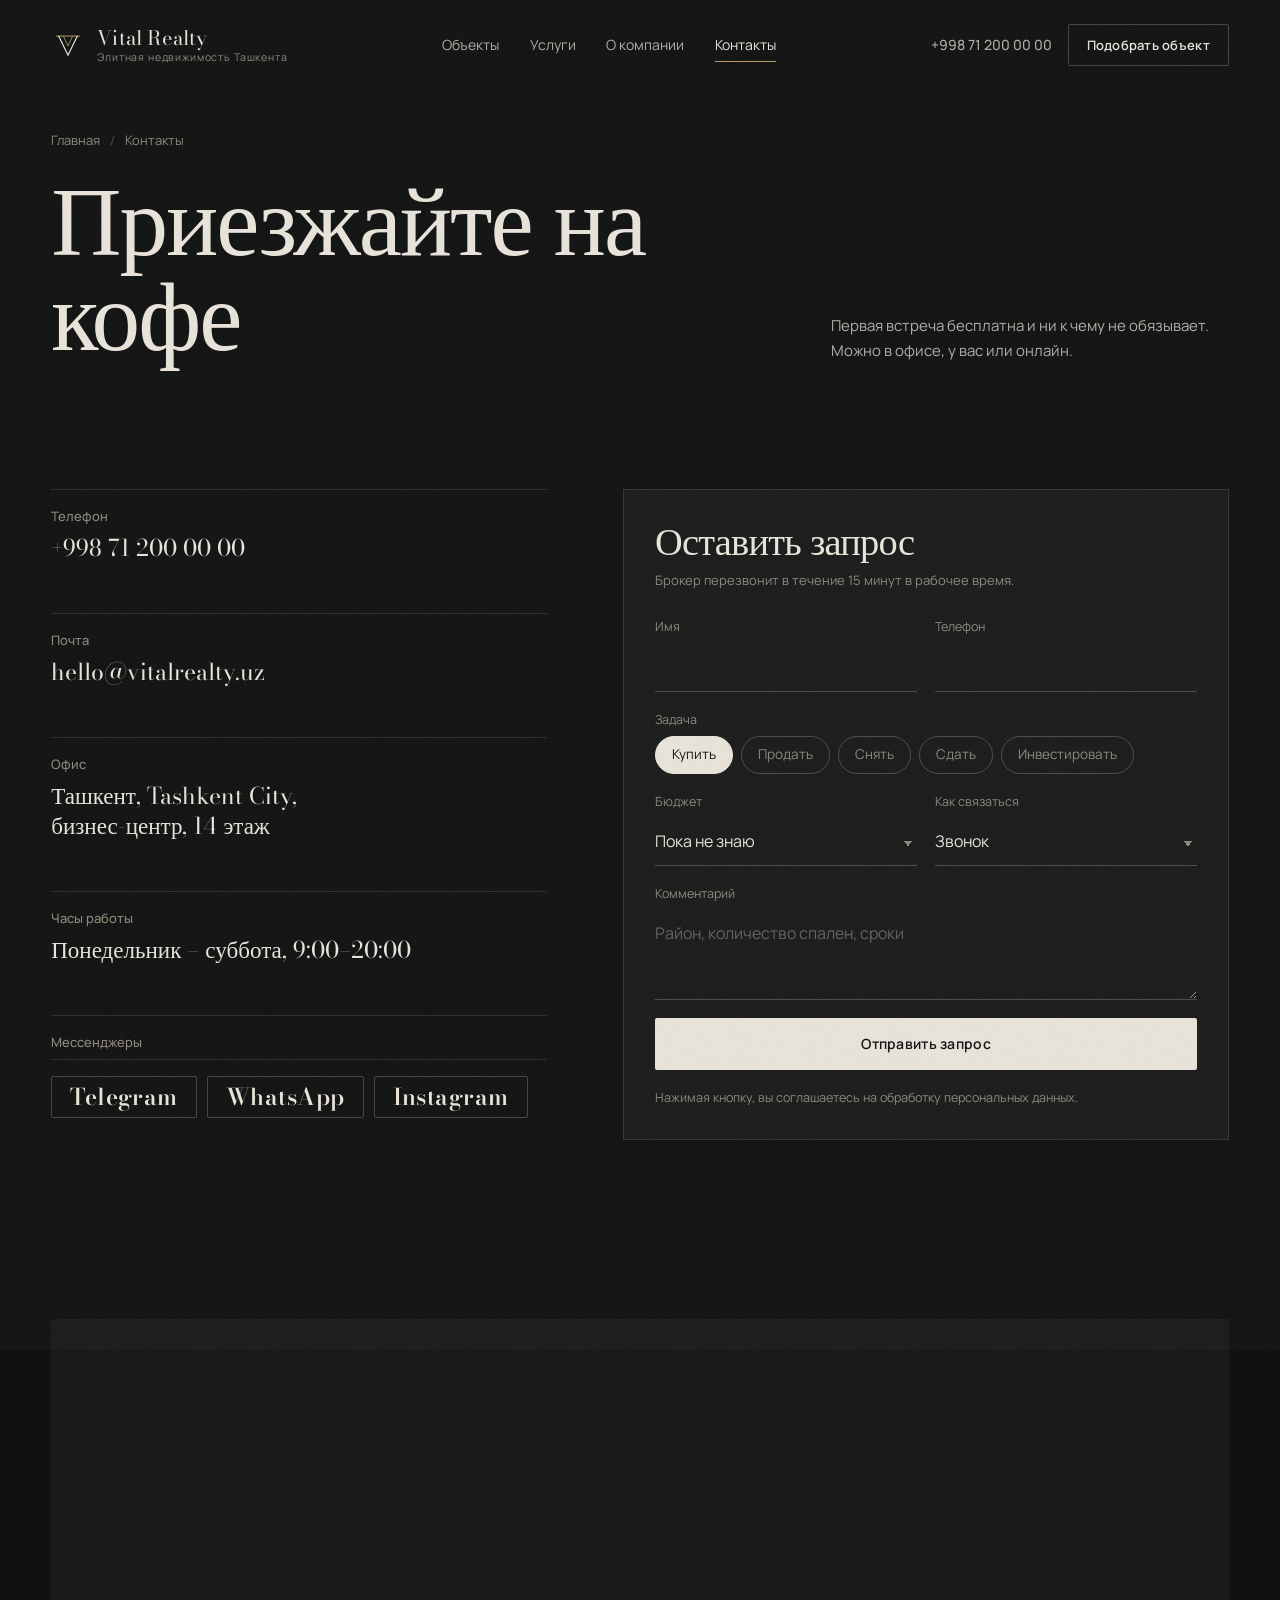
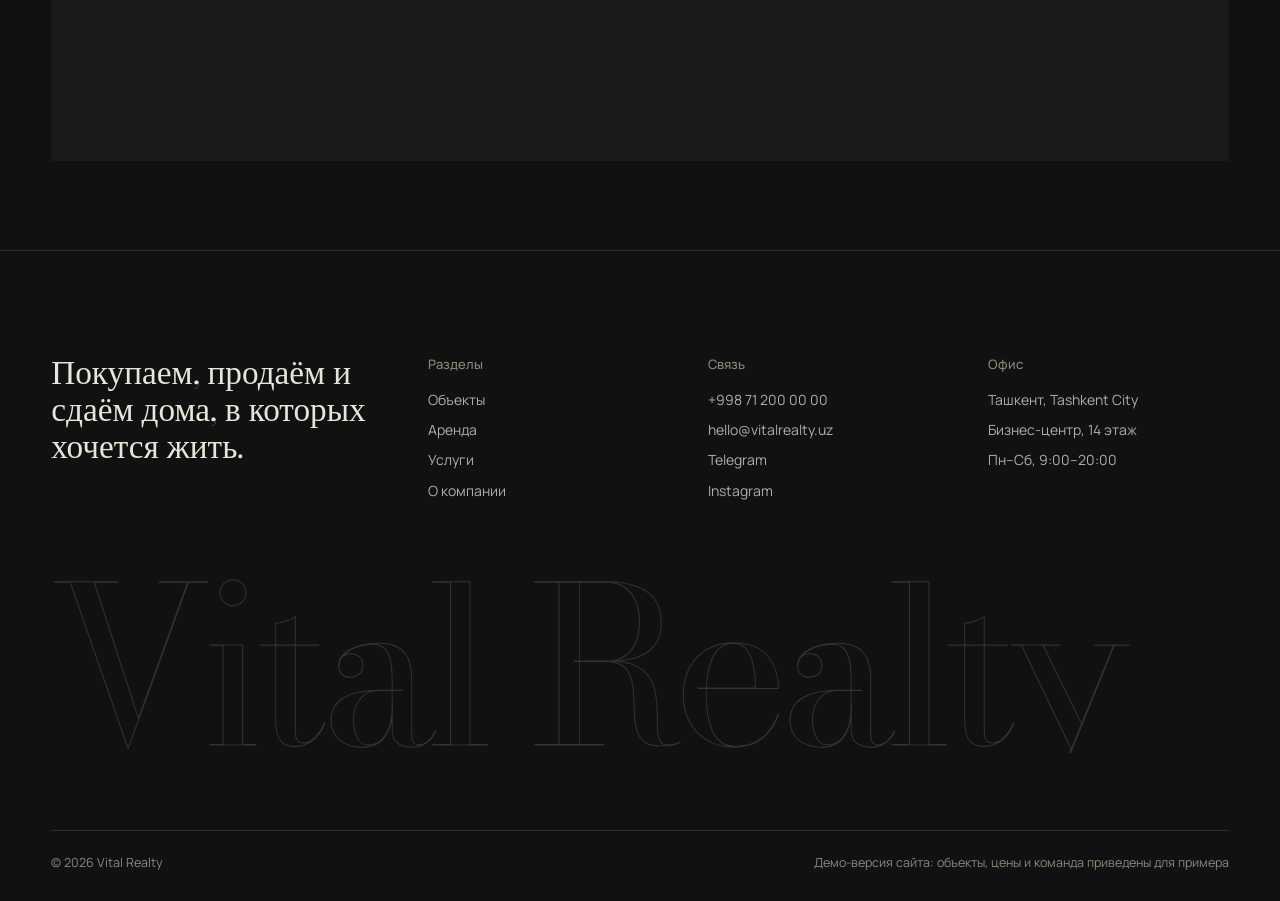
<file: contacts.html>
<!doctype html>
<html lang="ru">
<head>
<meta charset="utf-8">
<meta name="viewport" content="width=device-width, initial-scale=1, viewport-fit=cover">
<title>Контакты — Vital Realty</title>
<meta name="description" content="Офис Vital Realty в Tashkent City. Телефон, Telegram, адрес и форма заявки на подбор или продажу недвижимости.">
<meta name="theme-color" content="#101211">
<link rel="icon" href="data:image/svg+xml,%3Csvg xmlns='http://www.w3.org/2000/svg' viewBox='0 0 40 40'%3E%3Crect width='40' height='40' fill='%23101211'/%3E%3Cpath d='M6 9.5h28' stroke='%23b89a62' stroke-width='1.6'/%3E%3Cpath d='M9 9.5 20 32 31 9.5' stroke='%23e9e4da' stroke-width='2' fill='none'/%3E%3C/svg%3E">
<link rel="preconnect" href="https://fonts.googleapis.com">
<link rel="preconnect" href="https://fonts.gstatic.com" crossorigin>
<link href="https://fonts.googleapis.com/css2?family=Bodoni+Moda:opsz,wght@6..96,400;6..96,500&family=Manrope:wght@400;500;600&display=swap" rel="stylesheet">
<link rel="stylesheet" href="site.css?v=1">
</head>
<body data-page="contacts">

<main>
  <section class="page-hero page-hero--short">
    <div class="wrap">
      <div>
        <nav class="crumbs" aria-label="Навигация"><a href="index.html">Главная</a><span aria-hidden="true">/</span><span>Контакты</span></nav>
        <h1 class="d1">Приезжайте на кофе</h1>
      </div>
      <p class="lead">Первая встреча бесплатна и ни к чему не обязывает. Можно в офисе, у вас или онлайн.</p>
    </div>
  </section>

  <section class="section--tight">
    <div class="wrap contact">
      <div class="contact__list">
        <div><h3>Телефон</h3><a href="tel:+998712000000">+998 71 200 00 00</a></div>
        <div><h3>Почта</h3><a href="mailto:hello@vitalrealty.uz">hello@vitalrealty.uz</a></div>
        <div><h3>Офис</h3><p>Ташкент, Tashkent City,<br>бизнес-центр, 14 этаж</p></div>
        <div><h3>Часы работы</h3><p>Понедельник – суббота, 9:00–20:00</p></div>
        <div><h3>Мессенджеры</h3>
          <div class="messengers"><a class="btn btn--line btn--sm" href="#" rel="noopener">Telegram</a><a class="btn btn--line btn--sm" href="#" rel="noopener">WhatsApp</a><a class="btn btn--line btn--sm" href="#" rel="noopener">Instagram</a></div></div>
      </div>
      <div class="panel-box" id="request">
        <h2 class="d3" style="margin-bottom:8px">Оставить запрос</h2>
        <p class="small" style="margin-bottom:26px">Брокер перезвонит в течение 15 минут в рабочее время.</p>
        <form class="form" data-lead>
          <div class="form__row">
            <div class="field"><label for="r-name">Имя</label><input class="input" id="r-name" autocomplete="name" required></div>
            <div class="field"><label for="r-phone">Телефон</label><input class="input" id="r-phone" type="tel" autocomplete="tel" required></div>
          </div>
          <div class="field"><span class="field__label">Задача</span>
            <div class="chips">
              <label class="chip"><input type="radio" name="goal" checked><span>Купить</span></label>
              <label class="chip"><input type="radio" name="goal"><span>Продать</span></label>
              <label class="chip"><input type="radio" name="goal"><span>Снять</span></label>
              <label class="chip"><input type="radio" name="goal"><span>Сдать</span></label>
              <label class="chip"><input type="radio" name="goal"><span>Инвестировать</span></label>
            </div></div>
          <div class="form__row">
            <div class="field"><label for="r-budget">Бюджет</label>
              <select class="select" id="r-budget"><option>Пока не знаю</option><option>до $300 000</option><option>$300 000 – 700 000</option><option>$700 000 – 1,5 млн</option><option>от $1,5 млн</option></select></div>
            <div class="field"><label for="r-contact">Как связаться</label>
              <select class="select" id="r-contact"><option>Звонок</option><option>Telegram</option><option>WhatsApp</option></select></div>
          </div>
          <div class="field"><label for="r-msg">Комментарий</label><textarea class="textarea" id="r-msg" placeholder="Район, количество спален, сроки"></textarea></div>
          <button class="btn btn--solid" type="submit">Отправить запрос</button>
          <p class="form__note">Нажимая кнопку, вы соглашаетесь на обработку персональных данных.</p>
          <div class="form__ok"><b>Запрос отправлен</b><p class="muted">Брокер перезвонит вам в течение 15 минут в рабочее время.</p></div>
        </form>
      </div>
    </div>
  </section>

  <section class="section--tight">
    <div class="wrap">
      <div class="map" style="aspect-ratio:16/6"><iframe title="Офис Vital Realty на карте" loading="lazy" referrerpolicy="no-referrer-when-downgrade" src="https://maps.google.com/maps?q=Tashkent%20City%20Park&z=15&output=embed"></iframe></div>
    </div>
  </section>
</main>

<div id="footer"></div>

<script src="data.js?v=1"></script>
<script src="site.js?v=1"></script>
</body>
</html>
</file>
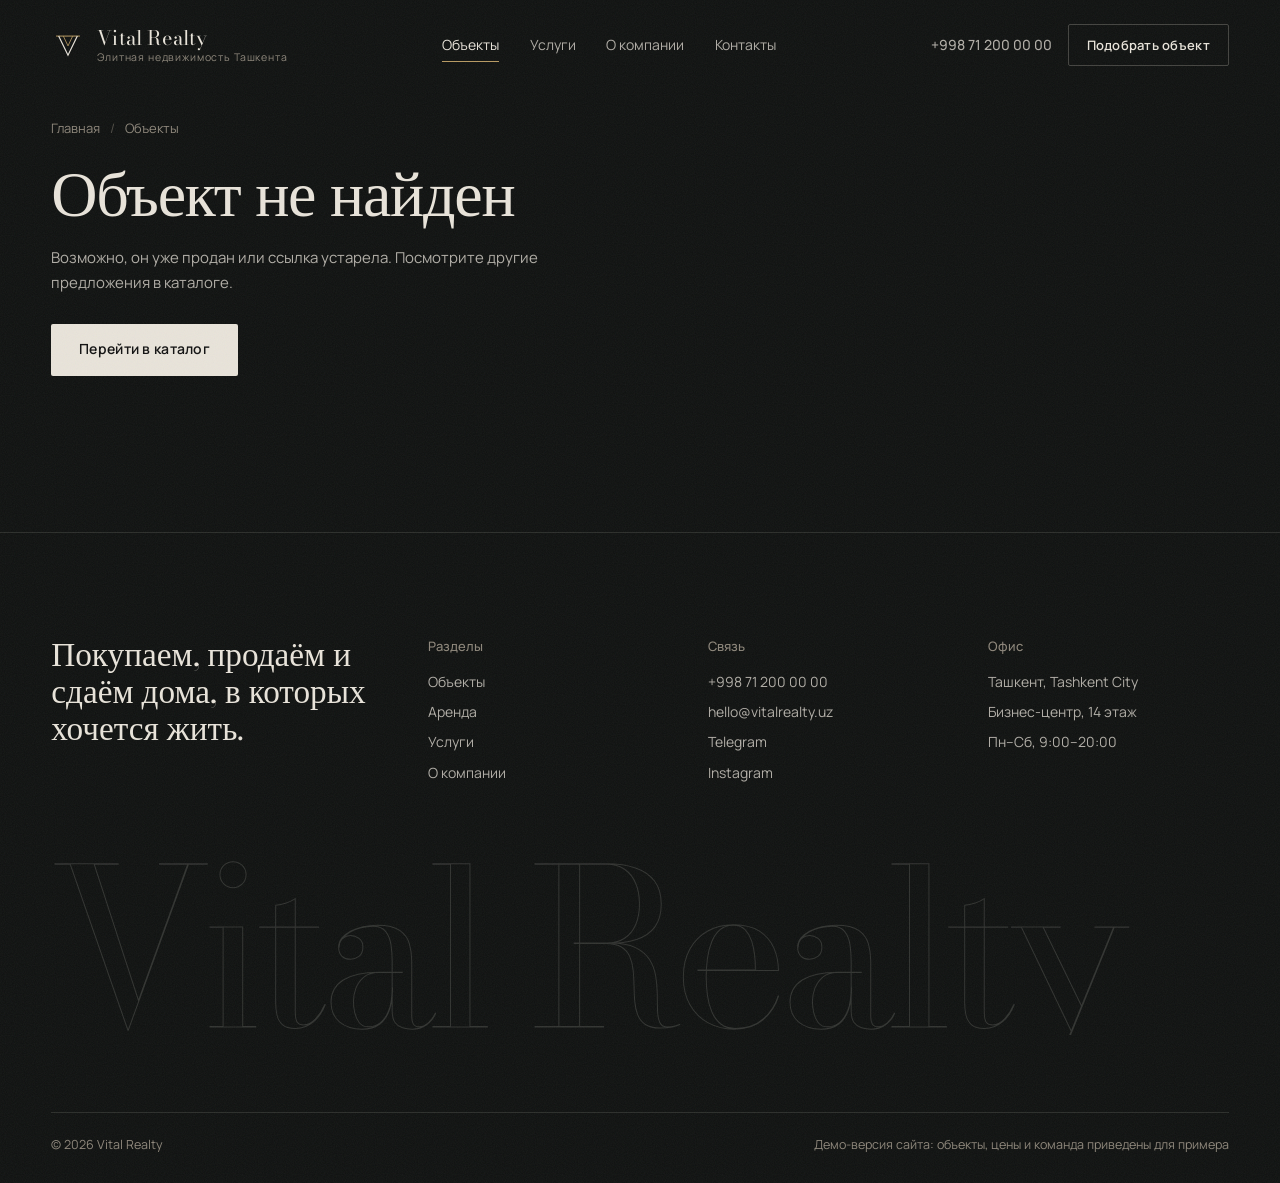
<file: property.html>
<!doctype html>
<html lang="ru">
<head>
<meta charset="utf-8">
<meta name="viewport" content="width=device-width, initial-scale=1, viewport-fit=cover">
<title>Объект — Vital Realty</title>
<meta name="description" content="Подробная информация об объекте Vital Realty: фото, характеристики, расположение, расчёт ипотеки и запись на показ.">
<meta name="theme-color" content="#101211">
<link rel="icon" href="data:image/svg+xml,%3Csvg xmlns='http://www.w3.org/2000/svg' viewBox='0 0 40 40'%3E%3Crect width='40' height='40' fill='%23101211'/%3E%3Cpath d='M6 9.5h28' stroke='%23b89a62' stroke-width='1.6'/%3E%3Cpath d='M9 9.5 20 32 31 9.5' stroke='%23e9e4da' stroke-width='2' fill='none'/%3E%3C/svg%3E">
<link rel="preconnect" href="https://fonts.googleapis.com">
<link rel="preconnect" href="https://fonts.gstatic.com" crossorigin>
<link rel="preconnect" href="https://images.unsplash.com">
<link href="https://fonts.googleapis.com/css2?family=Bodoni+Moda:opsz,wght@6..96,400;6..96,500&family=Manrope:wght@400;500;600&display=swap" rel="stylesheet">
<link rel="stylesheet" href="site.css?v=1">
</head>
<body data-page="catalog">

<main id="property">
  <div class="p-hero"><div class="wrap" id="pTop"></div></div>
  <div class="wrap p-body" id="pBody"></div>
  <section class="section section--line" id="similarWrap" hidden>
    <div class="wrap">
      <div class="sec-head"><h2 class="d2">Похожие объекты</h2><p>Подобрали по району, типу и бюджету. Брокер покажет несколько объектов за один выезд.</p></div>
      <div class="grid" id="similar"></div>
    </div>
  </section>
</main>

<div class="lightbox" id="lightbox" role="dialog" aria-modal="true" aria-label="Фотографии объекта">
  <div class="lightbox__top"><span id="lbCount"></span><button class="icon-btn" type="button" id="lbClose" aria-label="Закрыть"></button></div>
  <div class="lightbox__img"><img id="lbImg" alt=""></div>
  <div class="lightbox__nav"><button class="icon-btn" type="button" id="lbPrev" aria-label="Предыдущее фото"></button><button class="icon-btn" type="button" id="lbNext" aria-label="Следующее фото"></button></div>
</div>

<div id="footer"></div>

<script src="data.js?v=1"></script>
<script src="site.js?v=1"></script>
<script src="property.js?v=1"></script>
</body>
</html>
</file>
<file: site.css>
/* ==========================================================================
   Vital Realty — site.css
   Basalt / limestone / brass. Bodoni Moda for names & prices, Manrope for UI.
   ========================================================================== */

:root{
  --basalt:#101211;
  --graphite:#191b1a;
  --graphite-2:#222524;
  --stone:#e9e4da;
  --stone-2:rgba(233,228,218,.74);
  --taupe:#8e877b;
  --brass:#b89a62;
  --brass-2:#d2b884;
  --line:rgba(233,228,218,.13);
  --line-2:rgba(233,228,218,.24);
  --ease:cubic-bezier(.22,1,.36,1);

  --pad-x:clamp(16px,4vw,64px);
  --head-h:clamp(64px,10vh,96px);
  --pad-b:clamp(20px,4.5vh,48px);
  --wrap:1480px;

  --serif:"Bodoni Moda","Didot","Bodoni 72",Georgia,serif;
  --sans:"Manrope",system-ui,-apple-system,"Segoe UI",sans-serif;
}

*{box-sizing:border-box;margin:0;padding:0}
html{background:var(--basalt);color:var(--stone);-webkit-text-size-adjust:100%}
body{background:var(--basalt);font-family:var(--sans);font-size:15px;line-height:1.6;font-weight:400;-webkit-font-smoothing:antialiased}
img{display:block;max-width:100%}
a{color:inherit;text-decoration:none}
button{font:inherit;color:inherit;background:none;border:0;cursor:pointer}
input,select,textarea{font:inherit;color:inherit}
::selection{background:var(--brass);color:#111}
:focus-visible{outline:1px solid var(--brass-2);outline-offset:3px}

/* ---------- type ---------- */
.d1,.d2,.d3,.d4{font-family:var(--serif);font-weight:400;letter-spacing:-.02em;line-height:1.02;font-optical-sizing:auto}
.d1{font-size:clamp(44px,min(7.6vw,13vh),132px);line-height:.98}
.d2{font-size:clamp(34px,min(5vw,9vh),84px)}
.d3{font-size:clamp(26px,min(3vw,5.4vh),46px);line-height:1.08}
.d4{font-size:clamp(20px,min(1.9vw,3.4vh),28px);line-height:1.15}
.lead{font-size:clamp(15px,1.15vw,18px);line-height:1.65;color:var(--stone-2);max-width:56ch}
.small{font-size:13px;color:var(--taupe)}
.label{font-size:13px;color:var(--taupe);letter-spacing:.01em}
.label b{color:var(--brass-2);font-weight:500}
.num{font-family:var(--serif);font-variant-numeric:lining-nums;letter-spacing:-.01em}
.muted{color:var(--taupe)}

/* ---------- buttons ---------- */
.btn{display:inline-flex;align-items:center;justify-content:center;gap:12px;height:52px;padding:0 28px;border-radius:2px;font-size:14px;font-weight:600;letter-spacing:.02em;position:relative;overflow:hidden;isolation:isolate;transition:color .5s var(--ease),border-color .5s;white-space:nowrap}
.btn::before{content:"";position:absolute;inset:0;z-index:-1;transform:translateY(101%);transition:transform .6s var(--ease)}
.btn:hover::before{transform:none}
.btn--solid{background:var(--stone);color:#111}
.btn--solid::before{background:var(--brass-2)}
.btn--line{border:1px solid var(--line-2);color:var(--stone)}
.btn--line::before{background:var(--stone)}
.btn--line:hover{color:#111;border-color:var(--stone)}
.btn--sm{height:42px;padding:0 18px;font-size:13px}
.link{white-space:nowrap;display:inline-flex;align-items:center;gap:10px;font-size:14px;font-weight:500;padding-bottom:6px;background:linear-gradient(var(--brass),var(--brass)) left bottom/100% 1px no-repeat;transition:background-size .6s var(--ease),color .3s}
.link:hover{color:var(--brass-2);background-size:40% 1px}
.link svg{width:16px;height:16px;transition:transform .5s var(--ease)}
.link:hover svg{transform:translateX(4px)}

/* ---------- grain, cursor, curtain ---------- */
.grain{position:fixed;inset:-50%;z-index:70;pointer-events:none;opacity:.06;
  background-image:url("data:image/svg+xml,%3Csvg xmlns='http://www.w3.org/2000/svg' width='160' height='160'%3E%3Cfilter id='n'%3E%3CfeTurbulence type='fractalNoise' baseFrequency='.9' numOctaves='3' stitchTiles='stitch'/%3E%3C/filter%3E%3Crect width='100%25' height='100%25' filter='url(%23n)'/%3E%3C/svg%3E");
  animation:grain 1s steps(6) infinite}
@keyframes grain{0%{transform:translate(0,0)}25%{transform:translate(-3%,2%)}50%{transform:translate(2%,-3%)}75%{transform:translate(-2%,3%)}100%{transform:translate(0,0)}}

.cursor{position:fixed;top:0;left:0;z-index:95;width:40px;height:40px;margin:-20px 0 0 -20px;border-radius:50%;border:1px solid rgba(233,228,218,.4);pointer-events:none;opacity:0;transition:width .45s var(--ease),height .45s var(--ease),margin .45s var(--ease),background .4s,border-color .4s}
.cursor.is-big{width:84px;height:84px;margin:-42px 0 0 -42px;background:rgba(233,228,218,.07);border-color:rgba(233,228,218,.7)}
.cursor span{position:absolute;inset:0;display:grid;place-items:center;font-size:11px;font-weight:600;opacity:0;transition:opacity .3s}
.cursor.has-label span{opacity:1}
@media (hover:none),(pointer:coarse){.cursor{display:none}}

.curtain{position:fixed;inset:0;z-index:90;background:var(--graphite);pointer-events:none;transform:translateY(0);display:flex;align-items:center;justify-content:center}
.curtain__mark{width:64px;height:64px;opacity:.9}
html.ready .curtain{transform:translateY(-101%);transition:transform 1s var(--ease)}
html.leaving .curtain{transform:translateY(0);transition:transform .7s var(--ease)}
html.no-anim .curtain{display:none}

/* ---------- header ---------- */
.header{position:fixed;top:0;left:0;right:0;z-index:60;height:var(--head-h);display:flex;align-items:center;justify-content:space-between;gap:24px;padding:0 var(--pad-x);transition:background .5s,height .5s var(--ease),transform .6s var(--ease)}
.header.is-solid{background:rgba(16,18,17,.86);backdrop-filter:blur(14px);-webkit-backdrop-filter:blur(14px);height:68px;box-shadow:0 1px 0 var(--line)}
.header.is-hidden{transform:translateY(-100%)}
.brand{display:flex;align-items:center;gap:12px;flex:none}
.brand svg{width:34px;height:34px}
.brand__name{font-family:var(--serif);font-size:20px;letter-spacing:.01em;line-height:1}
.brand__name small{display:block;font-family:var(--sans);font-size:10.5px;letter-spacing:.08em;color:var(--taupe);margin-top:4px}
.nav{display:flex;gap:clamp(18px,2.4vw,38px);font-size:14px}
.nav a{position:relative;color:var(--stone-2);transition:color .3s;padding:6px 0}
.nav a::after{content:"";position:absolute;left:0;right:0;bottom:0;height:1px;background:var(--brass);transform:scaleX(0);transform-origin:right;transition:transform .6s var(--ease)}
.nav a:hover,.nav a[aria-current="page"]{color:var(--stone)}
.nav a:hover::after,.nav a[aria-current="page"]::after{transform:scaleX(1);transform-origin:left}
.header__cta{display:flex;align-items:center;gap:16px}
.header__phone{font-size:14px;font-weight:500;color:var(--stone-2)}
.header__phone:hover{color:var(--stone)}
.burger{display:none;width:46px;height:46px;position:relative;flex:none}
.burger i{position:absolute;left:12px;right:12px;height:1px;background:var(--stone);transition:transform .5s var(--ease),top .5s var(--ease)}
.burger i:first-child{top:19px}.burger i:last-child{top:27px}
body.menu-open .burger i:first-child{top:23px;transform:rotate(45deg)}
body.menu-open .burger i:last-child{top:23px;transform:rotate(-45deg)}

.menu{position:fixed;inset:0;z-index:55;background:var(--graphite);display:grid;grid-template-rows:1fr auto;padding:calc(var(--head-h) + 3vh) var(--pad-x) var(--pad-b);clip-path:inset(0 0 100% 0);transition:clip-path .9s var(--ease);overflow:auto}
body.menu-open .menu{clip-path:inset(0)}
.menu nav{display:flex;flex-direction:column;justify-content:center;gap:clamp(2px,1vh,10px)}
.menu nav a{font-family:var(--serif);font-size:clamp(34px,min(9vw,7.4vh),64px);line-height:1.1;transition:color .3s,padding .5s var(--ease)}
.menu nav a:hover,.menu nav a[aria-current="page"]{color:var(--brass-2);padding-left:10px}
.menu__foot{display:flex;flex-wrap:wrap;gap:10px 28px;font-size:14px;color:var(--stone-2);border-top:1px solid var(--line);padding-top:20px}

/* ---------- layout helpers (inner pages) ---------- */
.wrap{width:100%;max-width:var(--wrap);margin:0 auto;padding:0 var(--pad-x)}
.section{padding:clamp(72px,11vw,160px) 0}
.section--tight{padding:clamp(48px,7vw,96px) 0}
.section--line{border-top:1px solid var(--line)}
.sec-head{display:grid;grid-template-columns:minmax(0,1fr) minmax(0,.8fr);gap:clamp(24px,5vw,80px);align-items:end;margin-bottom:clamp(36px,5vw,72px)}
.sec-head .label{margin-bottom:18px;display:block}
.sec-head p{color:var(--stone-2);max-width:52ch}

.page-hero{position:relative;min-height:min(78vh,760px);display:flex;align-items:flex-end;padding:calc(var(--head-h) + 40px) 0 clamp(36px,6vh,72px);overflow:hidden}
.page-hero__bg{position:absolute;inset:0;z-index:0}
.page-hero__bg img{width:100%;height:100%;object-fit:cover;filter:saturate(.75) brightness(.55) contrast(1.05)}
.page-hero__bg::after{content:"";position:absolute;inset:0;background:linear-gradient(to top,var(--basalt) 2%,rgba(16,18,17,.15) 55%,rgba(16,18,17,.55))}
.page-hero .wrap{position:relative;z-index:1;display:grid;grid-template-columns:minmax(0,1.3fr) minmax(0,.7fr);gap:40px;align-items:end}
.page-hero .label{margin-bottom:20px;display:block}
.page-hero--short{min-height:auto;padding-bottom:clamp(28px,4vh,48px)}
.crumbs{display:flex;gap:10px;font-size:13px;color:var(--taupe);margin-bottom:22px}
.crumbs a:hover{color:var(--stone)}
.crumbs span[aria-hidden]{opacity:.5}

/* reveal: images uncover once, text stays put */
html.js .rv-img{clip-path:inset(0 0 100% 0);transition:clip-path 1.4s var(--ease)}
html.js .rv-img img{transform:scale(1.12);transition:transform 1.8s var(--ease)}
html.js .rv-img.in{clip-path:inset(0 0 0 0)}
html.js .rv-img.in img{transform:none}

/* ---------- listing cards ---------- */
.grid{display:grid;grid-template-columns:repeat(3,minmax(0,1fr));gap:clamp(28px,3vw,48px) clamp(16px,2vw,32px)}
.card{position:relative;display:flex;flex-direction:column}
.card__media{position:relative;aspect-ratio:4/5;overflow:hidden;background:var(--graphite)}
.card__media img{width:100%;height:100%;object-fit:cover;filter:saturate(.85);transition:transform 1.6s var(--ease),filter .8s}
.card:hover .card__media img{transform:scale(1.045);filter:saturate(1)}
.card__tag{position:absolute;left:14px;top:14px;padding:6px 10px;background:rgba(16,18,17,.72);backdrop-filter:blur(8px);font-size:12px;font-weight:500;border-radius:2px}
.fav{position:absolute;right:12px;top:12px;width:40px;height:40px;border-radius:50%;display:grid;place-items:center;background:rgba(16,18,17,.6);backdrop-filter:blur(8px);z-index:2;transition:background .3s,transform .3s}
.fav svg{width:18px;height:18px;fill:none;stroke:var(--stone);stroke-width:1.4;transition:fill .3s,stroke .3s}
.fav:hover{transform:scale(1.06)}
.fav.is-on svg{fill:var(--brass-2);stroke:var(--brass-2)}
.card__body{padding-top:18px;display:grid;gap:6px}
.card__place{font-size:13px;color:var(--taupe)}
.card__title{font-family:var(--serif);font-size:clamp(22px,1.7vw,27px);line-height:1.15}
.card__title a::after{content:"";position:absolute;inset:0}
.card__row{display:flex;justify-content:space-between;align-items:baseline;gap:16px;margin-top:8px;padding-top:12px;border-top:1px solid var(--line)}
.card__price{font-family:var(--serif);font-size:22px}
.card__specs{font-size:13px;color:var(--stone-2);display:flex;gap:14px}

/* ---------- forms ---------- */
.field{display:grid;gap:6px}
.field label,.field .field__label{font-size:12.5px;color:var(--taupe)}
.input,.select,.textarea{width:100%;background:transparent;border:0;border-bottom:1px solid var(--line-2);padding:11px 0;font-size:16px;color:var(--stone);outline:none;border-radius:0;transition:border-color .3s;-webkit-appearance:none;appearance:none;color-scheme:dark}
.input::placeholder,.textarea::placeholder{color:rgba(233,228,218,.35)}
.input:focus,.select:focus,.textarea:focus{border-color:var(--brass)}
.select{background-image:linear-gradient(45deg,transparent 50%,var(--taupe) 50%),linear-gradient(135deg,var(--taupe) 50%,transparent 50%);background-position:calc(100% - 9px) 55%,calc(100% - 4px) 55%;background-size:5px 5px;background-repeat:no-repeat;padding-right:22px;cursor:pointer}
.select option{background:var(--graphite);color:var(--stone)}
.textarea{resize:vertical;min-height:90px}
.form{display:grid;gap:18px}
.form__row{display:grid;grid-template-columns:1fr 1fr;gap:18px}
.form__note{font-size:12.5px;color:var(--taupe)}
.form__ok{display:none;padding:20px 0}
.form__ok b{display:block;font-family:var(--serif);font-size:28px;font-weight:400;margin-bottom:6px}
.form.is-sent > :not(.form__ok){display:none}
.form.is-sent .form__ok{display:block}
.form .is-error{border-color:#c9776a}
.chips{display:flex;flex-wrap:wrap;gap:8px}
.chip{position:relative}
.chip input{position:absolute;opacity:0;pointer-events:none}
.chip span{display:inline-flex;height:38px;align-items:center;padding:0 16px;border:1px solid var(--line-2);border-radius:40px;font-size:13.5px;cursor:pointer;transition:background .3s,color .3s,border-color .3s}
.chip input:checked + span{background:var(--stone);color:#111;border-color:var(--stone)}
.chip input:focus-visible + span{outline:1px solid var(--brass-2);outline-offset:2px}

/* ---------- footer ---------- */
.footer{border-top:1px solid var(--line);padding:clamp(56px,8vw,110px) 0 28px}
.footer__top{display:grid;grid-template-columns:minmax(0,1.4fr) repeat(3,minmax(0,1fr));gap:40px}
.footer__claim{font-family:var(--serif);font-size:clamp(26px,2.6vw,40px);line-height:1.12;max-width:16ch}
.footer h4{font-size:13px;font-weight:500;color:var(--taupe);margin-bottom:14px}
.footer ul{list-style:none;display:grid;gap:8px;font-size:14px;color:var(--stone-2)}
.footer a:hover{color:var(--brass-2)}
.footer__bottom{display:flex;flex-wrap:wrap;justify-content:space-between;gap:12px;margin-top:clamp(48px,6vw,90px);padding-top:22px;border-top:1px solid var(--line);font-size:12.5px;color:var(--taupe)}
.wordmark{font-family:var(--serif);font-size:min(17vw,250px);line-height:.8;letter-spacing:-.04em;margin-top:clamp(40px,6vw,80px);color:transparent;-webkit-text-stroke:1px rgba(233,228,218,.16);white-space:nowrap;overflow:hidden;user-select:none}

/* ==========================================================================
   HOME — full-screen frames (same engine as CHIMYON)
   ========================================================================== */
html.frames,html.frames body{height:100%;overflow:hidden;overscroll-behavior:none}
html.frames body{touch-action:none}
html.frames .panel__inner,html.frames .h-carousel{touch-action:pan-x pan-y}
.stage{position:relative}
html.frames .stage{position:fixed;top:0;left:0;width:100%;height:100vh;height:100dvh;overflow:hidden}
.panel{position:relative;min-height:100vh;overflow:hidden;background:var(--basalt)}
html.frames .panel{position:absolute;inset:0;min-height:0;visibility:hidden;z-index:1}
html.frames .panel.is-active{visibility:visible;z-index:2}
html.frames .panel.is-next{visibility:visible;z-index:3}
.panel__inner{position:relative;z-index:2;height:100%;padding:var(--head-h) var(--pad-x) var(--pad-b);display:flex;flex-direction:column}
html.frames .panel__inner{overflow-y:auto;overflow-x:hidden;scrollbar-width:none}
html.frames .panel__inner::-webkit-scrollbar{display:none}
.panel__shade{position:absolute;inset:0;z-index:6;background:#060707;opacity:0;pointer-events:none}

html.frames [data-a="up"]{opacity:0;transform:translateY(32px)}
html.frames [data-a="fade"]{opacity:0}
html.frames [data-a="img"]{clip-path:inset(100% 0 0 0)}
html.frames [data-a="img"] img{transform:scale(1.2)}

.pager{position:fixed;right:calc(var(--pad-x) - 6px);top:50%;transform:translateY(-50%);z-index:50;display:flex;flex-direction:column;gap:6px;opacity:0}
html:not(.frames) .pager{display:none}
.pager button{display:flex;align-items:center;justify-content:flex-end;gap:12px;height:24px;font-size:12px;color:var(--taupe)}
.pager button::after{content:"";width:12px;height:1px;background:currentColor;transition:width .6s var(--ease),background .4s}
.pager button span{opacity:0;transform:translateX(6px);transition:opacity .4s,transform .5s var(--ease);white-space:nowrap}
.pager button:hover span,.pager button:focus-visible span{opacity:1;transform:none}
.pager button.is-active{color:var(--stone)}
.pager button.is-active::after{width:32px;background:var(--brass)}

/* hero */
.hero__media,.hero__gl,.hero__img{position:absolute;inset:0;width:100%;height:100%}
.hero__img{object-fit:cover;filter:saturate(.7) brightness(.55) contrast(1.05)}
.hero__gl{opacity:0;transition:opacity 1.2s}
.hero.gl-ready .hero__gl{opacity:1}
.hero.gl-ready .hero__img{opacity:0}
.hero__shade{position:absolute;inset:0;z-index:1;pointer-events:none;background:linear-gradient(to top,rgba(16,18,17,.95) 0%,rgba(16,18,17,.15) 52%,rgba(16,18,17,.55) 100%)}
.hero .panel__inner{justify-content:flex-end;gap:clamp(18px,3.4vh,40px)}
.hero__top{display:grid;grid-template-columns:minmax(0,1fr) auto;gap:40px;align-items:end}
.hero__title{max-width:none}
.hero__title .ln{display:block;overflow:hidden;padding-bottom:.08em;margin-bottom:-.08em}
.hero__title .ln > span{display:inline-block}
.hero__aside{max-width:340px;color:var(--stone-2);font-size:15px}
.hero__aside p + p{margin-top:12px}
.search{display:grid;grid-template-columns:repeat(4,minmax(0,1fr)) auto;align-items:end;gap:0;background:rgba(25,27,26,.66);backdrop-filter:blur(18px) saturate(1.2);-webkit-backdrop-filter:blur(18px) saturate(1.2);border:1px solid var(--line);border-radius:2px}
.search .field{padding:14px 22px;border-right:1px solid var(--line)}
.search .select{border-bottom:0;padding:4px 22px 4px 0}
.search .btn{height:100%;min-height:78px;border-radius:0;padding:0 34px}

/* collection */
.col .panel__inner{gap:clamp(16px,3vh,36px)}
.col__head{display:flex;justify-content:space-between;align-items:flex-end;gap:30px}
.col__grid{flex:1;min-height:0;display:grid;grid-template-columns:minmax(0,1.35fr) minmax(0,1fr);grid-template-rows:minmax(0,1fr) minmax(0,1fr);gap:clamp(12px,1.6vw,24px)}
.col__item{position:relative;display:grid;grid-template-rows:minmax(0,1fr) auto;gap:12px;min-height:0}
.col__item:first-child{grid-row:1/3}
.col__item .ph{position:relative;overflow:hidden;min-height:0;background:var(--graphite)}
.col__item .ph img{width:100%;height:100%;object-fit:cover;filter:saturate(.85);transition:transform 1.6s var(--ease)}
.col__item:hover .ph img{transform:scale(1.04)}
.col__meta{display:flex;justify-content:space-between;align-items:baseline;gap:20px}
.col__meta h3{font-family:var(--serif);font-weight:400;font-size:clamp(20px,min(2vw,3.6vh),32px);line-height:1.1}
.col__meta h3 a::after{content:"";position:absolute;inset:0}
.col__meta .num{font-size:clamp(18px,min(1.7vw,3.2vh),28px);white-space:nowrap}
.col__meta p{font-size:13px;color:var(--taupe);margin-top:4px}

/* signature property */
.sig__media{position:absolute;inset:0;z-index:0}
.sig__media img{width:100%;height:100%;object-fit:cover;filter:saturate(.8) brightness(.6)}
.sig__media::after{content:"";position:absolute;inset:0;background:linear-gradient(to right,rgba(16,18,17,.88),rgba(16,18,17,.25) 60%,rgba(16,18,17,.1)),linear-gradient(to top,rgba(16,18,17,.7),transparent 40%)}
.sig .panel__inner{justify-content:flex-end}
.sig__box{max-width:620px;display:grid;gap:clamp(14px,2.6vh,26px)}
.sig__price{font-family:var(--serif);font-size:clamp(40px,min(6vw,11vh),104px);line-height:.9;letter-spacing:-.03em}
.sig__specs{display:grid;grid-template-columns:repeat(4,auto);justify-content:start;gap:clamp(18px,3vw,48px);padding-top:16px;border-top:1px solid var(--line-2)}
.sig__specs b{display:block;font-family:var(--serif);font-weight:400;font-size:clamp(22px,min(2.2vw,4vh),34px);line-height:1.1}
.sig__specs span{font-size:12.5px;color:var(--taupe)}
.sig__actions{display:flex;flex-wrap:wrap;gap:12px}

/* districts */
.dis .panel__inner{display:grid;grid-template-columns:minmax(0,1fr) minmax(0,1fr);gap:clamp(24px,5vw,90px)}
.dis__left{display:flex;flex-direction:column;min-height:0}
.dis__list{list-style:none;margin-top:clamp(16px,3vh,36px);flex:1;min-height:0;display:grid;grid-auto-rows:minmax(0,1fr);border-top:1px solid var(--line)}
.dis__list li{border-bottom:1px solid var(--line)}
.dis__list a{height:100%;display:grid;grid-template-columns:minmax(0,1fr) auto;align-items:center;gap:20px;padding:4px 0;transition:padding .6s var(--ease),color .3s}
.dis__list b{font-family:var(--serif);font-weight:400;font-size:clamp(19px,min(2vw,3.6vh),32px);line-height:1.1}
.dis__list small{font-size:12.5px;color:var(--taupe);text-align:right}
.dis__list a:hover,.dis__list a.is-on{padding-left:14px;color:var(--brass-2)}
.dis__media{position:relative;min-height:0;overflow:hidden;background:var(--graphite)}
.dis__media img{position:absolute;inset:0;width:100%;height:100%;object-fit:cover;filter:saturate(.8) brightness(.78);opacity:0;transform:scale(1.06);transition:opacity .9s var(--ease),transform 1.6s var(--ease)}
.dis__media img.is-on{opacity:1;transform:none}
.dis__cap{position:absolute;left:20px;right:20px;bottom:18px;z-index:2;display:flex;justify-content:space-between;align-items:flex-end;gap:16px}
.dis__cap p{font-size:14px;color:var(--stone-2);max-width:30ch}
.dis__cap .num{font-size:clamp(20px,1.8vw,28px);white-space:nowrap}
.dis__cap .num small{font-family:var(--sans);font-size:12px;color:var(--taupe);margin-left:4px}

/* services frame */
.srv .panel__inner{gap:clamp(18px,3.4vh,44px)}
.srv__grid{flex:1;min-height:0;display:grid;grid-template-columns:repeat(4,minmax(0,1fr));border-top:1px solid var(--line)}
.srv__item{display:flex;flex-direction:column;justify-content:space-between;gap:16px;padding:clamp(18px,3vh,32px) clamp(14px,1.6vw,26px) 0;border-right:1px solid var(--line);min-height:0;position:relative;overflow:hidden}
.srv__item:first-child{padding-left:0}
.srv__item:last-child{border-right:0}
.srv__item h3{font-family:var(--serif);font-weight:400;font-size:clamp(24px,min(2.4vw,4.4vh),38px);line-height:1.05}
.srv__item p{font-size:14px;color:var(--stone-2);margin-top:12px}
.srv__item .ph{position:relative;overflow:hidden;flex:1;min-height:70px;max-height:46vh}
.srv__item .ph img{width:100%;height:100%;object-fit:cover;filter:saturate(.7) brightness(.8);transition:transform 1.6s var(--ease),filter .8s}
.srv__item:hover .ph img{transform:scale(1.05);filter:saturate(1) brightness(.9)}

/* process + numbers */
.proc .panel__inner{display:grid;grid-template-rows:auto minmax(0,1fr) auto;gap:clamp(18px,3.4vh,44px)}
.steps{list-style:none;display:grid;grid-template-columns:repeat(4,minmax(0,1fr));gap:clamp(14px,2vw,32px);align-content:center}
.steps li{border-top:1px solid var(--line-2);padding-top:clamp(14px,2.4vh,24px);display:grid;gap:10px;align-content:start}
.steps .num{font-size:clamp(34px,min(3.6vw,6.4vh),58px);line-height:1;color:var(--brass-2)}
.steps h3{font-family:var(--serif);font-weight:400;font-size:clamp(20px,min(1.7vw,3.2vh),26px)}
.steps p{font-size:14px;color:var(--stone-2)}
.facts{display:grid;grid-template-columns:repeat(4,minmax(0,1fr));gap:20px;padding-top:clamp(14px,2.4vh,26px);border-top:1px solid var(--line)}
.facts b{display:block;font-family:var(--serif);font-weight:400;font-size:clamp(30px,min(3.4vw,6vh),56px);line-height:1}
.facts > div > span{font-size:13px;color:var(--taupe)}
.facts b span{font:inherit;color:inherit}

/* contact frame */
.cta .panel__inner{display:grid;grid-template-columns:minmax(0,1.1fr) minmax(0,.9fr);grid-template-rows:minmax(0,1fr) auto;gap:clamp(20px,4vw,80px)}
.cta__bg{position:absolute;inset:0}
.cta__bg img{width:100%;height:100%;object-fit:cover;filter:saturate(.6) brightness(.35)}
.cta__bg::after{content:"";position:absolute;inset:0;background:linear-gradient(to right,rgba(16,18,17,.92),rgba(16,18,17,.55))}
.cta__left{align-self:center;display:grid;gap:clamp(14px,3vh,28px)}
.cta__contacts{display:grid;gap:4px;font-size:15px;color:var(--stone-2)}
.cta__contacts a:hover{color:var(--brass-2)}
.cta__form{align-self:center;background:rgba(25,27,26,.72);backdrop-filter:blur(18px);-webkit-backdrop-filter:blur(18px);border:1px solid var(--line);padding:clamp(20px,3.6vh,40px)}
.cta__foot{grid-column:1/-1;display:flex;flex-wrap:wrap;justify-content:space-between;gap:12px;font-size:12.5px;color:var(--taupe);border-top:1px solid var(--line);padding-top:16px}
.cta__foot nav{display:flex;flex-wrap:wrap;gap:8px 22px}
.cta__foot a:hover{color:var(--stone)}

/* ==========================================================================
   CATALOG
   ========================================================================== */
.filters{position:sticky;top:68px;z-index:20;background:rgba(16,18,17,.9);backdrop-filter:blur(14px);-webkit-backdrop-filter:blur(14px);border-top:1px solid var(--line);border-bottom:1px solid var(--line)}
.filters__row{display:grid;grid-template-columns:auto repeat(4,minmax(0,1fr)) auto;align-items:end;gap:clamp(14px,2vw,28px);padding:16px 0}
.filters .field{min-width:0}
.filters .select{padding:6px 22px 6px 0}
.seg{display:inline-flex;border:1px solid var(--line-2);border-radius:40px;padding:3px;align-self:center}
.seg button{height:34px;padding:0 16px;border-radius:40px;font-size:13.5px;color:var(--stone-2);transition:background .3s,color .3s}
.seg button.is-on{background:var(--stone);color:#111}
.filters__more{display:flex;align-items:center;gap:10px;align-self:center}
.results-bar{display:flex;justify-content:space-between;align-items:center;gap:20px;margin:clamp(28px,4vw,48px) 0 clamp(20px,3vw,36px)}
.results-bar .d4 span{color:var(--taupe)}
.empty{grid-column:1/-1;padding:60px 0;border-top:1px solid var(--line);display:grid;gap:14px;justify-items:start}

/* ==========================================================================
   PROPERTY
   ========================================================================== */
.p-hero{padding:calc(var(--head-h) + 28px) 0 0}
.p-title{display:grid;grid-template-columns:minmax(0,1fr) auto;gap:30px;align-items:end;margin-bottom:clamp(22px,3vw,40px)}
.p-title .d2{max-width:18ch}
.p-price{text-align:right}
.p-price .num{display:block;font-size:clamp(32px,3.4vw,54px);line-height:1}
.p-price small{font-size:13px;color:var(--taupe)}
.gallery{display:grid;grid-template-columns:minmax(0,2fr) minmax(0,1fr);grid-template-rows:repeat(2,minmax(0,1fr));gap:10px;height:min(74vh,720px)}
.gallery button{position:relative;overflow:hidden;background:var(--graphite);display:block;width:100%;height:100%}
.gallery button:first-child{grid-row:1/3}
.gallery img{width:100%;height:100%;object-fit:cover;transition:transform 1.4s var(--ease)}
.gallery button:hover img{transform:scale(1.04)}
.gallery__all{position:absolute;right:14px;bottom:14px;padding:8px 14px;background:rgba(16,18,17,.75);backdrop-filter:blur(8px);font-size:13px;border-radius:2px}
.p-body{display:grid;grid-template-columns:minmax(0,1fr) minmax(320px,400px);gap:clamp(32px,6vw,110px);padding-top:clamp(40px,6vw,80px)}
.p-specs{display:grid;grid-template-columns:repeat(4,minmax(0,1fr));border-top:1px solid var(--line);border-bottom:1px solid var(--line)}
.p-specs div{padding:20px 16px 20px 0}
.p-specs div + div{padding-left:16px;border-left:1px solid var(--line)}
.p-specs b{display:block;font-family:var(--serif);font-weight:400;font-size:clamp(22px,2vw,30px);line-height:1.1}
.p-specs span{font-size:12.5px;color:var(--taupe)}
.p-block{padding:clamp(32px,4vw,56px) 0;border-bottom:1px solid var(--line)}
.p-block h2{font-family:var(--serif);font-weight:400;font-size:clamp(24px,2.2vw,34px);margin-bottom:18px}
.p-block p{color:var(--stone-2);max-width:68ch}
.p-feat{list-style:none;display:grid;grid-template-columns:repeat(2,minmax(0,1fr));gap:12px 28px}
.p-feat li{display:flex;gap:12px;align-items:baseline;color:var(--stone-2)}
.p-feat li::before{content:"";width:6px;height:6px;border-radius:50%;background:var(--brass);flex:none;transform:translateY(-2px)}
.p-table{width:100%;border-collapse:collapse;font-size:14px}
.p-table td{padding:12px 0;border-bottom:1px solid var(--line)}
.p-table td:last-child{text-align:right;color:var(--stone)}
.p-table td:first-child{color:var(--taupe)}
.map{position:relative;aspect-ratio:16/8;background:var(--graphite);overflow:hidden}
.map iframe{position:absolute;inset:0;width:100%;height:100%;border:0;filter:grayscale(1) invert(.92) contrast(.9)}
.aside{position:sticky;top:96px;align-self:start;display:grid;gap:18px}
.agent{display:grid;grid-template-columns:72px 1fr;gap:16px;align-items:center;padding-bottom:20px;border-bottom:1px solid var(--line)}
.agent img{width:72px;height:72px;object-fit:cover;border-radius:50%;filter:saturate(.8)}
.agent b{display:block;font-family:var(--serif);font-weight:400;font-size:20px}
.agent span{font-size:13px;color:var(--taupe)}
.panel-box{background:var(--graphite);border:1px solid var(--line);padding:clamp(20px,2.4vw,32px)}
.panel-box h3{font-family:var(--serif);font-weight:400;font-size:24px;margin-bottom:6px}
.calc{display:grid;gap:16px}
.calc output{font-family:var(--serif);font-size:34px;line-height:1}
.range{display:grid;gap:8px}
.range__top{display:flex;justify-content:space-between;font-size:13px;color:var(--taupe)}
.range__top b{color:var(--stone);font-weight:500}
input[type=range]{-webkit-appearance:none;appearance:none;width:100%;height:2px;background:var(--line-2);outline:none}
input[type=range]::-webkit-slider-thumb{-webkit-appearance:none;width:16px;height:16px;border-radius:50%;background:var(--stone);cursor:pointer;border:3px solid var(--basalt);box-shadow:0 0 0 1px var(--stone)}
input[type=range]::-moz-range-thumb{width:12px;height:12px;border-radius:50%;background:var(--stone);cursor:pointer;border:3px solid var(--basalt)}
.lightbox{position:fixed;inset:0;z-index:85;background:rgba(10,11,11,.96);display:none;grid-template-rows:auto 1fr auto;padding:20px var(--pad-x)}
.lightbox.is-open{display:grid}
.lightbox__top{display:flex;justify-content:space-between;align-items:center;font-size:14px;color:var(--stone-2)}
.lightbox__img{min-height:0;display:flex;align-items:center;justify-content:center;padding:20px 0}
.lightbox__img img{max-width:100%;max-height:100%;object-fit:contain}
.lightbox__nav{display:flex;justify-content:center;gap:12px}
.icon-btn{width:48px;height:48px;border:1px solid var(--line-2);border-radius:50%;display:grid;place-items:center;transition:background .3s,color .3s}
.icon-btn:hover{background:var(--stone);color:#111}
.icon-btn svg{width:18px;height:18px}

/* ==========================================================================
   SERVICES / ABOUT / CONTACTS
   ========================================================================== */
.svc{display:grid;grid-template-columns:minmax(0,.9fr) minmax(0,1.1fr);gap:clamp(28px,6vw,110px);padding:clamp(40px,6vw,80px) 0;border-top:1px solid var(--line)}
.svc__media{position:relative;aspect-ratio:5/4;overflow:hidden;background:var(--graphite)}
.svc__media img{width:100%;height:100%;object-fit:cover;filter:saturate(.8)}
.svc h2{margin-bottom:18px}
.svc ul{list-style:none;display:grid;gap:10px;margin:22px 0 28px}
.svc li{display:flex;gap:12px;align-items:baseline;color:var(--stone-2)}
.svc li::before{content:"";width:6px;height:6px;border-radius:50%;background:var(--brass);flex:none;transform:translateY(-2px)}
.svc__fee{display:flex;gap:28px;padding-top:18px;border-top:1px solid var(--line);margin-bottom:26px}
.svc__fee b{display:block;font-family:var(--serif);font-weight:400;font-size:26px}
.svc__fee span{font-size:13px;color:var(--taupe)}
.svc:nth-child(even) .svc__media{order:2}

.timeline{list-style:none;display:grid;grid-template-columns:repeat(5,minmax(0,1fr));gap:clamp(14px,2vw,28px)}
.timeline li{border-top:1px solid var(--line-2);padding-top:20px;display:grid;gap:8px;align-content:start}
.timeline .num{font-size:44px;line-height:1;color:var(--brass-2)}
.timeline h3{font-family:var(--serif);font-weight:400;font-size:22px}
.timeline p{font-size:14px;color:var(--stone-2)}

.faq{border-top:1px solid var(--line)}
.faq details{border-bottom:1px solid var(--line)}
.faq summary{list-style:none;cursor:pointer;display:flex;justify-content:space-between;align-items:center;gap:20px;padding:22px 0;font-family:var(--serif);font-size:clamp(19px,1.6vw,24px)}
.faq summary::-webkit-details-marker{display:none}
.faq summary i{flex:none;width:28px;height:28px;border:1px solid var(--line-2);border-radius:50%;position:relative;transition:transform .5s var(--ease)}
.faq summary i::before,.faq summary i::after{content:"";position:absolute;left:50%;top:50%;width:10px;height:1px;background:var(--stone);transform:translate(-50%,-50%)}
.faq summary i::after{transform:translate(-50%,-50%) rotate(90deg);transition:transform .5s var(--ease)}
.faq details[open] summary i::after{transform:translate(-50%,-50%) rotate(0)}
.faq details p{padding:0 0 24px;color:var(--stone-2);max-width:70ch}

.split{display:grid;grid-template-columns:minmax(0,1fr) minmax(0,1fr);gap:clamp(28px,6vw,110px);align-items:center}
.split__media{position:relative;aspect-ratio:4/5;overflow:hidden;background:var(--graphite)}
.split__media img{width:100%;height:100%;object-fit:cover;filter:saturate(.8)}
.prose p{color:var(--stone-2);max-width:60ch}
.prose p + p{margin-top:16px}
.quote{font-family:var(--serif);font-size:clamp(26px,2.8vw,44px);line-height:1.18;max-width:28ch}
.quote + .small{margin-top:20px}

.stats{display:grid;grid-template-columns:repeat(4,minmax(0,1fr));border-top:1px solid var(--line);border-bottom:1px solid var(--line)}
.stats div{padding:clamp(22px,3vw,40px) 20px clamp(22px,3vw,40px) 0}
.stats div + div{padding-left:20px;border-left:1px solid var(--line)}
.stats b{display:block;font-family:var(--serif);font-weight:400;font-size:clamp(38px,4.4vw,72px);line-height:1}
.stats span{font-size:13.5px;color:var(--taupe)}

.values{display:grid;grid-template-columns:repeat(3,minmax(0,1fr));gap:clamp(20px,3vw,48px)}
.values div{border-top:1px solid var(--line-2);padding-top:20px}
.values h3{font-family:var(--serif);font-weight:400;font-size:26px;margin-bottom:10px}
.values p{color:var(--stone-2);font-size:14.5px}

.team{display:grid;grid-template-columns:repeat(3,minmax(0,1fr));gap:clamp(28px,3vw,44px) clamp(16px,2vw,30px)}
.member__ph{aspect-ratio:4/5;overflow:hidden;background:var(--graphite)}
.member__ph img{width:100%;height:100%;object-fit:cover;filter:grayscale(1) contrast(1.05);transition:filter .8s,transform 1.4s var(--ease)}
.member:hover .member__ph img{filter:grayscale(0);transform:scale(1.03)}
.member h3{font-family:var(--serif);font-weight:400;font-size:24px;margin-top:16px}
.member p{font-size:13.5px;color:var(--taupe)}
.member a{font-size:14px;color:var(--stone-2);display:inline-block;margin-top:8px}
.member a:hover{color:var(--brass-2)}

.contact{display:grid;grid-template-columns:minmax(0,.9fr) minmax(0,1.1fr);gap:clamp(28px,6vw,110px)}
.contact__list{display:grid;gap:28px}
.contact__list div{border-top:1px solid var(--line);padding-top:16px}
.contact__list h3{font-size:13px;font-weight:500;color:var(--taupe);margin-bottom:6px}
.contact__list p,.contact__list a{font-family:var(--serif);font-size:clamp(20px,1.8vw,26px);line-height:1.3}
.contact__list a:hover{color:var(--brass-2)}
.messengers{display:flex;flex-wrap:wrap;gap:10px;margin-top:6px}

/* ==========================================================================
   RESPONSIVE
   ========================================================================== */
@media (min-width:1101px){
  html.frames .col .panel__inner,html.frames .dis .panel__inner,html.frames .srv .panel__inner,html.frames .proc .panel__inner,html.frames .cta .panel__inner{padding-right:calc(var(--pad-x) + 70px)}
}
@media (max-width:1100px){
  .nav,.header__phone{display:none}
  .burger{display:block}
  .header__cta .btn{display:none}
  .pager{display:none}
  .hero__top{grid-template-columns:1fr;gap:18px}
  .hero__aside{max-width:560px}
  .grid{grid-template-columns:repeat(2,minmax(0,1fr))}
  .search{grid-template-columns:repeat(2,minmax(0,1fr))}
  .search .field:nth-child(2){border-right:0}
  .search .field:nth-child(-n+2){border-bottom:1px solid var(--line)}
  .search .btn{grid-column:1/-1;min-height:56px}
  .search .field:nth-child(4){border-right:0}
  .srv__grid{grid-template-columns:repeat(2,minmax(0,1fr));grid-auto-rows:minmax(0,1fr)}
  .srv__item{border-bottom:1px solid var(--line);padding:16px 16px 16px 0}
  .srv__item:nth-child(2n){border-right:0;padding-left:16px}
  .srv__item:nth-child(3){padding-left:0}
  .srv__item .ph{display:none}
  .steps{grid-template-columns:repeat(2,minmax(0,1fr))}
  .facts{grid-template-columns:repeat(4,minmax(0,1fr))}
  .filters__row{grid-template-columns:repeat(2,minmax(0,1fr))}
  .filters__row .seg{grid-column:1/-1;justify-self:start}
  .filters__more{grid-column:1/-1;justify-content:space-between}
  .p-body{grid-template-columns:1fr}
  .aside{position:static}
  .footer__top{grid-template-columns:1fr 1fr}
  .footer__top > :first-child{grid-column:1/-1}
  .timeline{grid-template-columns:repeat(2,minmax(0,1fr))}
  .team{grid-template-columns:repeat(2,minmax(0,1fr))}
  .stats{grid-template-columns:repeat(2,minmax(0,1fr))}
  .stats div:nth-child(3){padding-left:0;border-left:0}
  .stats div:nth-child(n+3){border-top:1px solid var(--line)}
}
@media (max-width:760px){
  :root{--head-h:64px;--pad-b:clamp(16px,3vh,28px)}
  body{font-size:14.5px}
  .brand svg{width:30px;height:30px}
  .brand__name{font-size:18px}
  .brand__name small{display:none}
  .grid{grid-template-columns:1fr}
  .sec-head{grid-template-columns:1fr;gap:16px}
  .page-hero .wrap{grid-template-columns:1fr;gap:18px}
  .page-hero{min-height:62vh}
  .form__row{grid-template-columns:1fr}

  /* home frames */
  .hero__top{grid-template-columns:1fr;gap:14px}
  .hero__title{font-size:min(12.5vw,8.6vh)}
  .hero__aside{font-size:13.5px}
  .hero__aside p + p{display:none}
  .search .field{padding:10px 14px}
  .search .btn{min-height:50px}
  .col__head .lead{display:none}
  .col__grid{grid-template-columns:1fr;grid-template-rows:minmax(0,1.3fr) minmax(0,1fr)}
  .col__item:first-child{grid-row:auto}
  .col__item:nth-child(3){display:none}
  .sig__specs{grid-template-columns:repeat(2,auto);gap:12px 36px}
  .sig__media::after{background:linear-gradient(to top,rgba(16,18,17,.95) 10%,rgba(16,18,17,.3) 70%)}
  .dis .panel__inner{grid-template-columns:1fr;grid-template-rows:auto minmax(0,1fr) minmax(120px,.5fr);gap:14px}
  .dis__left{display:contents}
  .dis__list{margin-top:0}
  .dis__list small{display:none}
  .srv__item h3{font-size:min(6.4vw,3.6vh)}
  .srv__item p{font-size:12.5px;margin-top:6px}
  .steps{gap:14px}
  .steps p{font-size:12.5px}
  .steps h3{font-size:min(5vw,2.9vh)}
  .facts{grid-template-columns:repeat(2,minmax(0,1fr));gap:12px}
  .cta .panel__inner{grid-template-columns:1fr;grid-template-rows:auto auto auto;align-content:safe center}
  .cta__left .lead,.cta__form .form__note{display:none}
  .cta__form{padding:18px}
  .cta__form.form{gap:14px}
  .card__media{aspect-ratio:5/4}
  .cta__contacts{display:none}
  .cta__foot{font-size:11.5px}
  .cta__foot nav{display:none}

  /* inner */
  .filters{top:64px}
  .filters__row{gap:12px}
  .results-bar{flex-direction:column;align-items:flex-start}
  .p-title{grid-template-columns:1fr}
  .p-price{text-align:left}
  .gallery{grid-template-columns:1fr 1fr;grid-template-rows:minmax(0,2fr) minmax(0,1fr);height:62vh}
  .gallery button:first-child{grid-row:auto;grid-column:1/-1}
  .p-specs{grid-template-columns:repeat(2,minmax(0,1fr))}
  .p-specs div:nth-child(3){padding-left:0;border-left:0}
  .p-specs div:nth-child(n+3){border-top:1px solid var(--line)}
  .p-feat{grid-template-columns:1fr}
  .svc,.split,.contact{grid-template-columns:1fr}
  .svc:nth-child(even) .svc__media{order:0}
  .timeline,.values,.team{grid-template-columns:1fr}
  .team{grid-template-columns:repeat(2,minmax(0,1fr))}
  .footer__top{grid-template-columns:1fr 1fr}
}
@media (max-width:760px) and (max-height:700px){
  .hero__aside{display:none}
  .sig .lead{display:none}
  .steps p{display:none}
}
@media (max-height:640px) and (min-width:761px){
  .hero__aside p + p{display:none}
  .srv__item .ph{display:none}
  .steps p{display:none}
}
@media (prefers-reduced-motion:reduce){
  .grain{animation:none}
  html.js .rv-img,html.js .rv-img img{transition:none;clip-path:none;transform:none}
}
</file>
